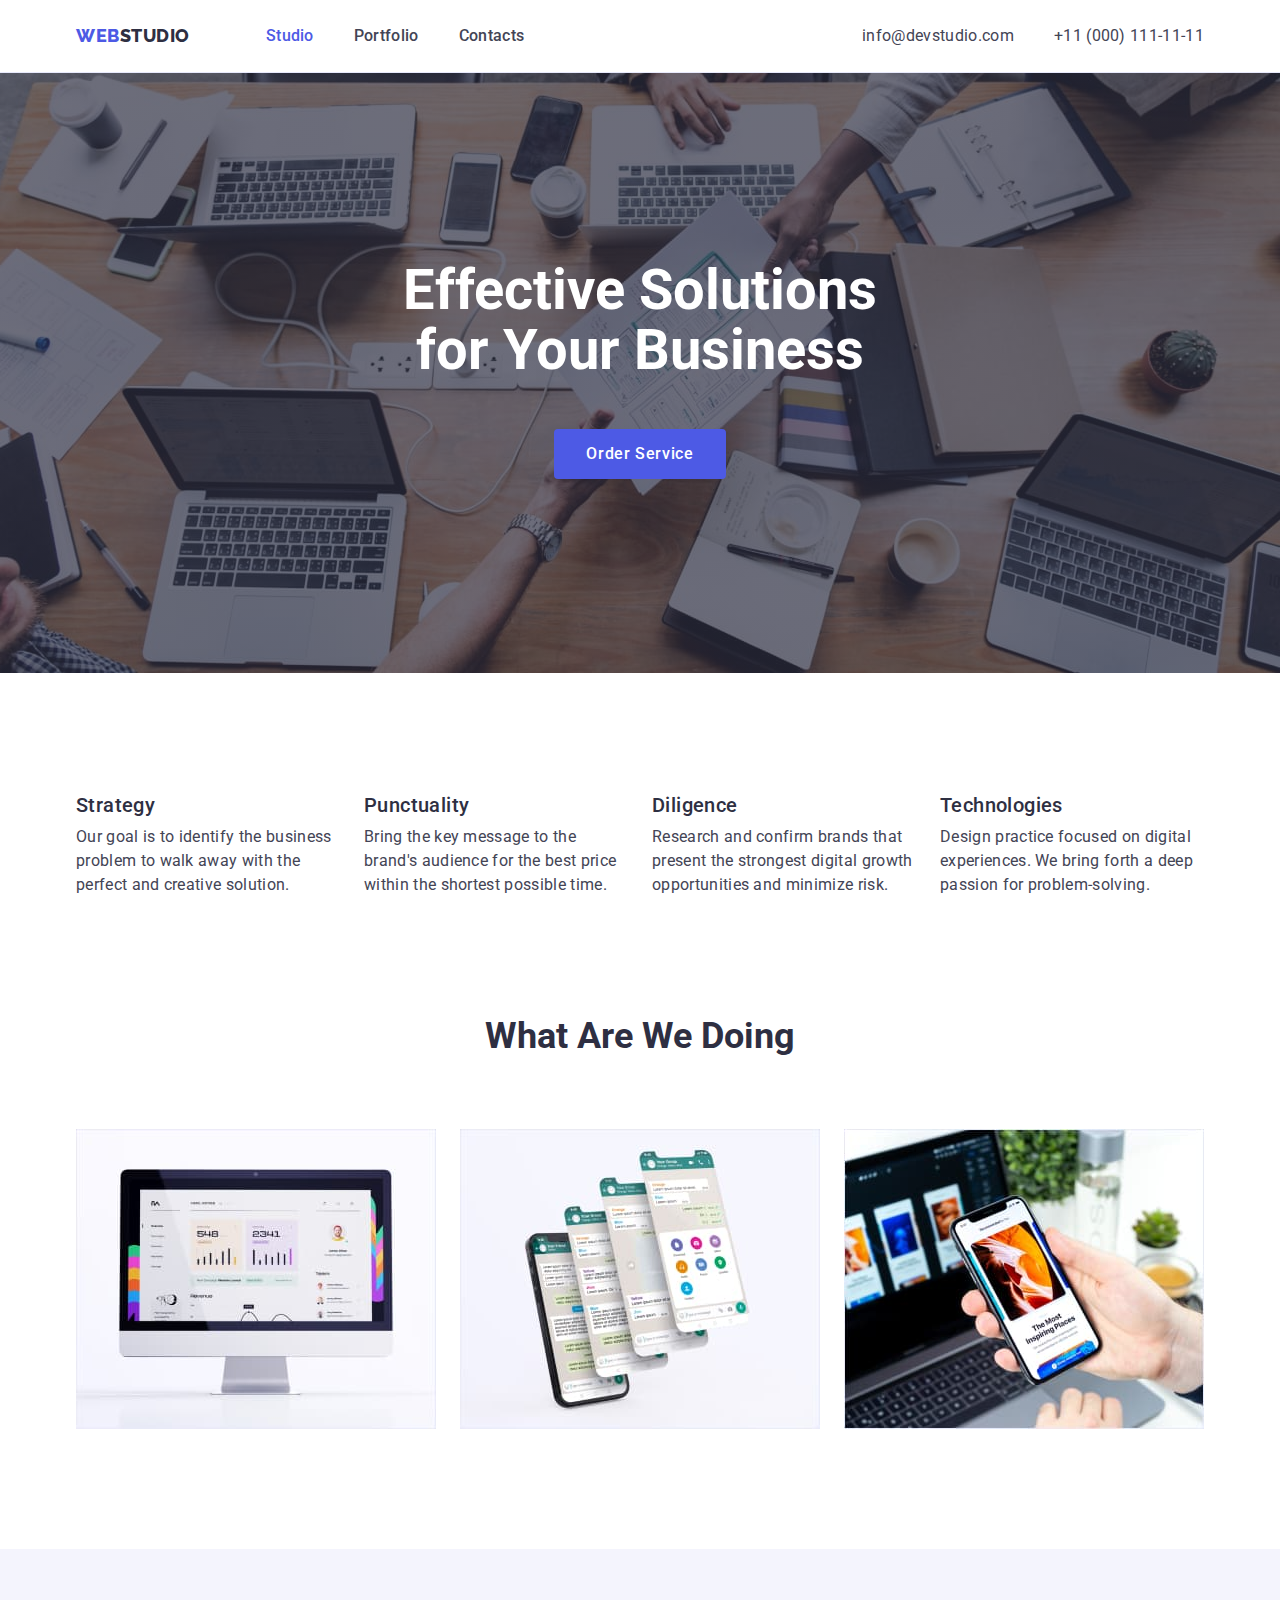
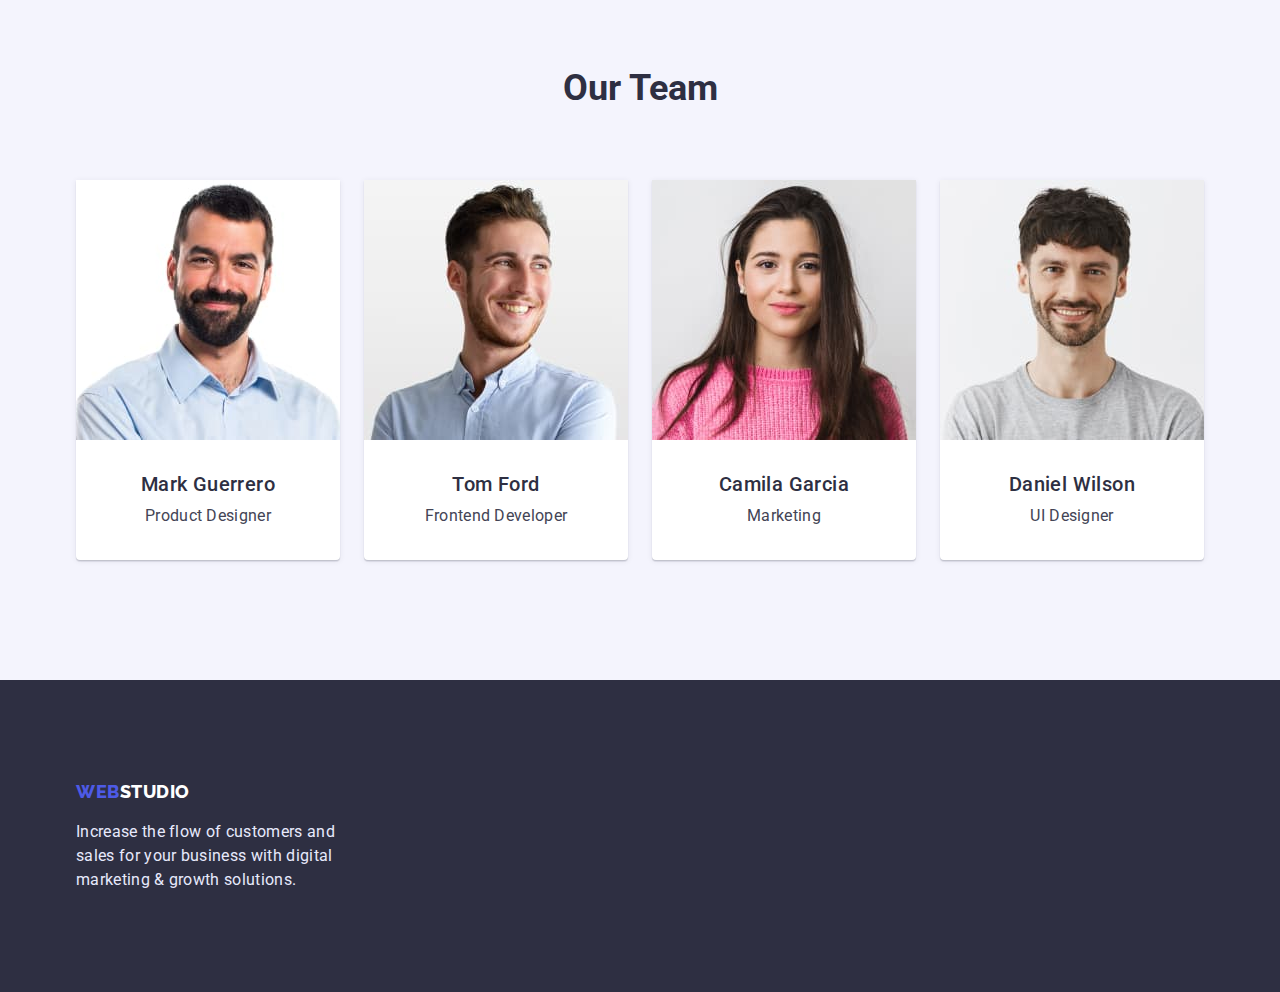
<file: index.html>
<!DOCTYPE html>
<html lang="en">

<head>
  <meta charset="UTF-8" />
  <meta http-equiv="X-UA-Compatible" content="IE=edge" />
  <meta name="viewport" content="width=device-width, initial-scale=1.0" />
  <title>Web-Studio</title>

  <link href="
  https://cdn.jsdelivr.net/npm/modern-normalize@1.1.0/modern-normalize.min.css
  " rel="stylesheet">

  <link rel="stylesheet" href="./scc/styles.css">


  <!--font-family-->
  <link rel="preconnect" href="https://fonts.googleapis.com">
  <link rel="preconnect" href="https://fonts.gstatic.com" crossorigin>
  <link href="https://fonts.googleapis.com/css2?family=Raleway:wght@800&family=Roboto:wght@400;500;700;900&display=swap"
    rel="stylesheet">
</head>




<body>


  <!--head-->
  <header class="header">

    <div class="container header-container">

      <nav class="container-nav">
        <a href="./index.html" class="logo-second logo"> <span class="logo-fisrt">Web</span>Studio</a>
        <ul class="site-nav">
          <li> <a href="./index.html" class="nav-link current">Studio</a></li>
          <li> <a href="./portfolio.html" class="nav-link">Portfolio</a></li>
          <li> <a href="" class="nav-link">Contacts</a></li>
        </ul>
      </nav>


      <address>

        <ul class="address">
          <li>
            <a class="address-link" href="mailto:info@devstudio.com">info@devstudio.com </a>
          </li>
          <li>
            <a class="address-link" href="tel:+110001111111">+11 (000) 111-11-11</a>

          </li>
        </ul>

      </address>
    </div>
  </header>
  <!--content-->
  <main>
    <section class="hero">
      <div class="container">
        <h1 class="hero-title">Effective Solutions for Your Business</h1>
        <button type="button" class="button-hero">Order Service</button>
      </div>

    </section>
    <section class="features">
      <div class="container">
        <h2 class="visually-hidden">features</h2>
        <ul class="features-list">
          <li>
            <h3 class="section-subtile">Strategy</h3>
            <p class="section-paragraph">Our goal is to identify the business
              problem to walk away with the perfect and creative solution.</p>
          </li>
          <li>
            <h3 class="section-subtile">Punctuality</h3>
            <p class="section-paragraph">Bring the key message to the brand's audience for the best price within the
              shortest possible
              time.</p>
          </li>
          <li>
            <h3 class="section-subtile">Diligence</h3>
            <p class="section-paragraph">Research and confirm brands that present the strongest digital growth
              opportunities and minimize
              risk.</p>
          </li>
          <li>
            <h3 class="section-subtile">Technologies</h3>
            <p class="section-paragraph">Design practice focused on digital experiences. We bring forth a deep passion
              for
              problem-solving.</p>
          </li>
        </ul>
      </div>
    </section>
    <section class="about">
      <div class="container">
        <h2 class="section-title">What are we doing</h2>
        <ul class="section-img">
          <li><img src="./images/computer-screen.jpg" alt="computer-screen" width="360" height="300">
          </li>
          <li><img src="./images/telephones.jpg" alt="telephones" width="360" height="300"></li>
          <li><img src="./images/laptop-and-phone.jpg" alt="laptop-and-phone" width="360" height="300"></li>
        </ul>
      </div>
    </section>
    <section class="team">
      <div class="container">
        <h2 class="section-title">Our Team</h2>
        <ul class="team-list">
          <li class="team-item"><img src="./images/Mark-Guerrero.jpg" alt=" Mark-Guerrero-Product-Designer" width="264"
              height="260">
            <h3 class="section-subtile">Mark Guerrero</h3>
            <p class="section-paragraph">Product Designer</p>
          </li>
          <li class="team-item"><img src="./images/Tom-Ford.jpg" alt=" Tom Ford Frontend Developer" width="264"
              height="260">
            <h3 class="section-subtile">Tom Ford</h3>
            <p class="section-paragraph">Frontend Developer</p>
          </li>
          <li class="team-item"><img src="./images/Camila-Garcia.jpg" alt="Camila Garcia Marketing" width="264"
              height="260">
            <h3 class="section-subtile">Camila Garcia</h3>
            <p class="section-paragraph">Marketing</p>
          </li>
          <li class="team-item"><img src="./images/Daniel-Wilson.jpg" alt="UI Designer" width="264" height="260">
            <h3 class="section-subtile">Daniel Wilson</h3>
            <p class="section-paragraph">UI Designer</p>
          </li>
        </ul>
      </div>
    </section>



  </main>
  <!--footer-->
  <footer class="section-footer">
    <div class="container container-footer">
      <a href="./index.html" class="logo-second"> <span class="logo-fisrt">Web</span>Studio</a>

      <p class="footer-text">Increase the flow of customers and sales for your business with digital marketing & growth
        solutions.</p>
    </div>


  </footer>

</body>

</html>
</file>
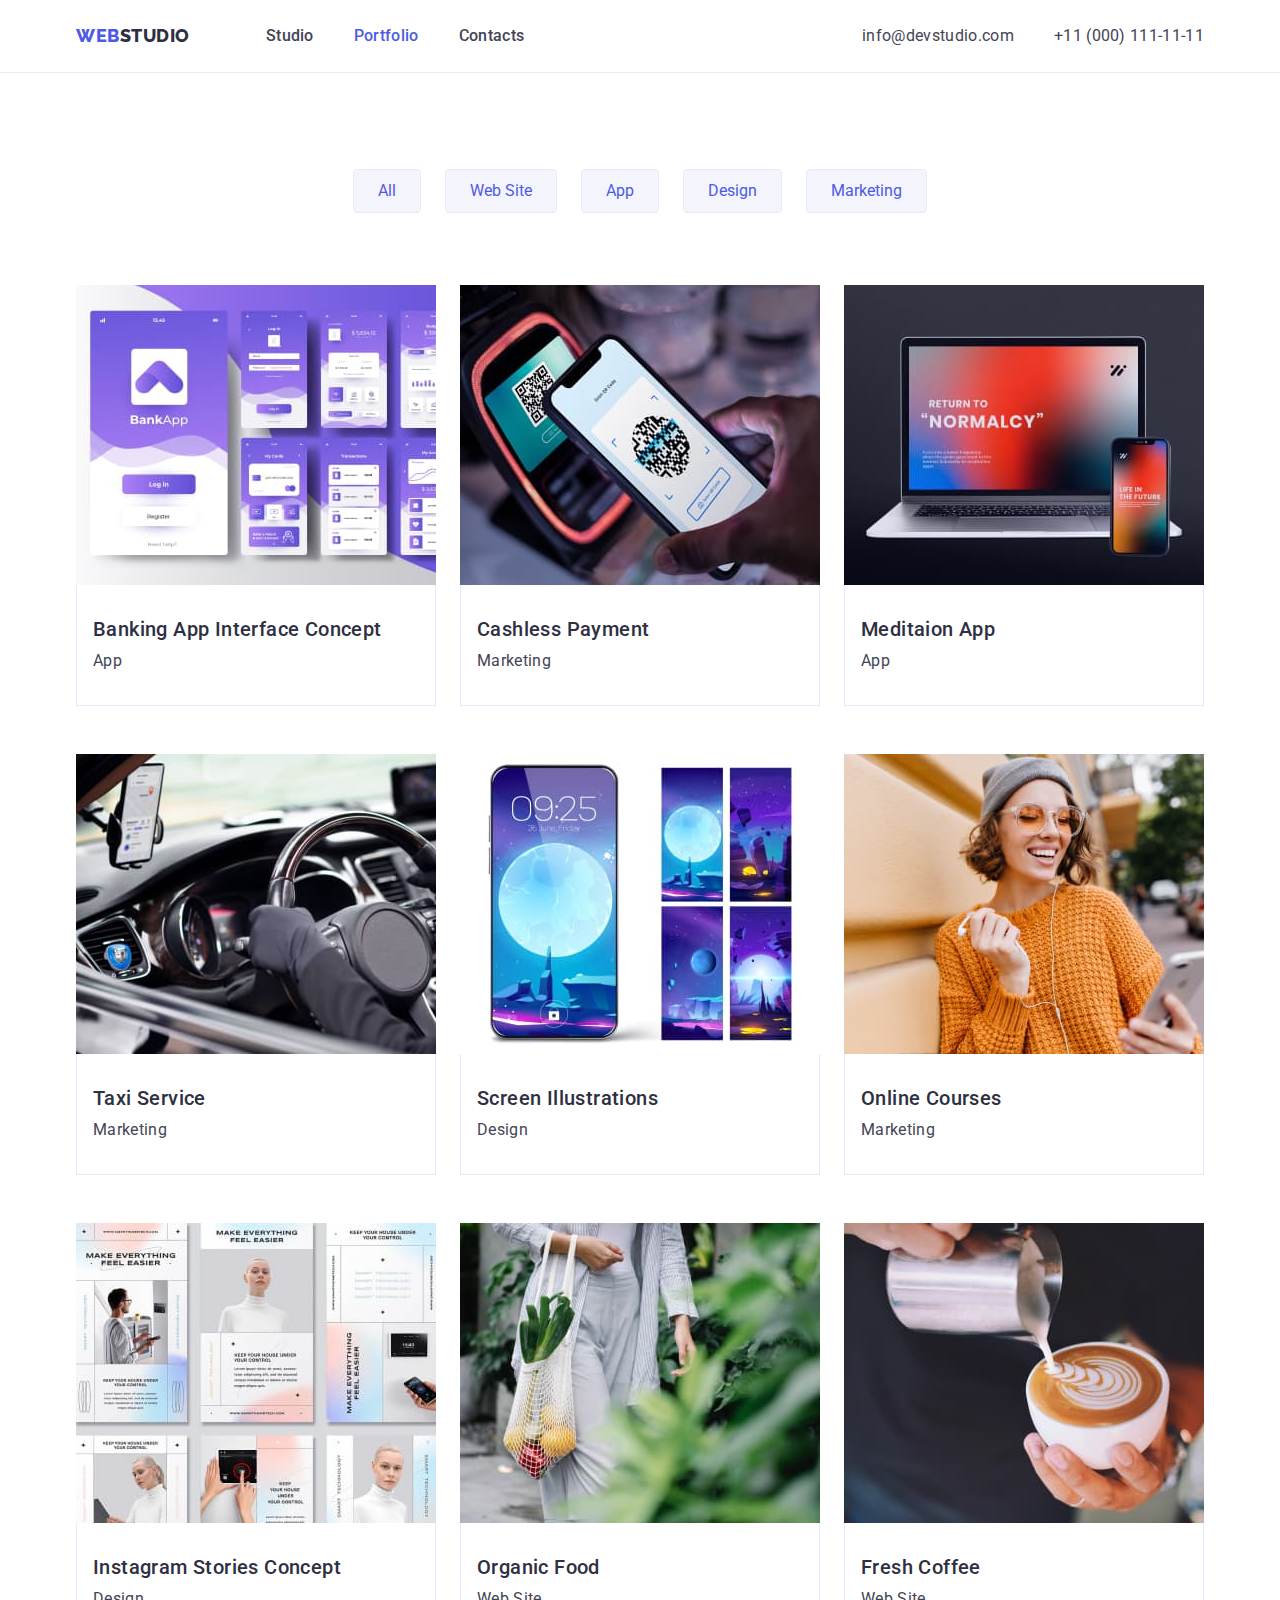
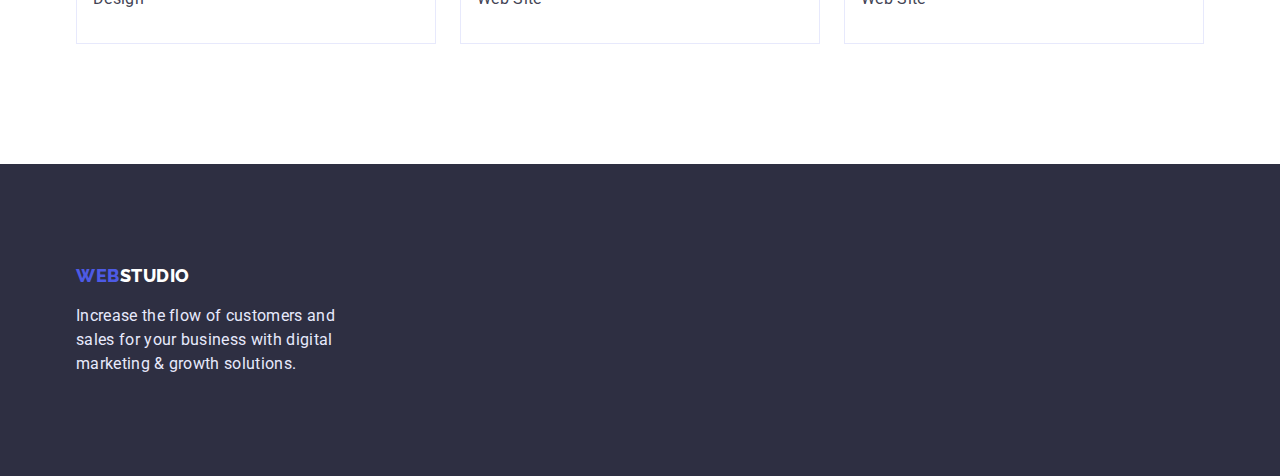
<file: portfolio.html>
<!DOCTYPE html>
<html lang="en">

<head>
    <meta charset="UTF-8">
    <meta http-equiv="X-UA-Compatible" content="IE=edge">
    <meta name="viewport" content="width=device-width, initial-scale=1.0">
    <title>Portfolio</title>

    <link href="
    https://cdn.jsdelivr.net/npm/modern-normalize@1.1.0/modern-normalize.min.css
    " rel="stylesheet">

    <link rel="stylesheet" href="./scc/styles.css">

    <!--font-family-->
    <link rel="preconnect" href="https://fonts.googleapis.com">
    <link rel="preconnect" href="https://fonts.gstatic.com" crossorigin>
    <link
        href="https://fonts.googleapis.com/css2?family=Raleway:wght@800&family=Roboto:wght@400;500;700;900&display=swap"
        rel="stylesheet">
</head>



<body>

    <!--head-->
    <header class="header">

        <div class="container header-container">

            <nav class="container-nav">
                <a href="./index.html" class="logo-second logo"> <span class="logo-fisrt">Web</span>Studio</a>
                <ul class="site-nav">
                    <li> <a href="./index.html" class="nav-link">Studio</a></li>
                    <li> <a href="./portfolio.html" class="nav-link current">Portfolio</a></li>
                    <li> <a href="" class="nav-link">Contacts</a></li>
                </ul>
            </nav>


            <address>

                <ul class="address">
                    <li>
                        <a class="address-link" href="mailto:info@devstudio.com">info@devstudio.com </a>
                    </li>
                    <li>
                        <a class="address-link" href="tel:+110001111111">+11 (000) 111-11-11</a>

                    </li>
                </ul>

            </address>
        </div>
    </header>

    <main>


        <section class="portfolio">
            <div class="container">
                <h1 hidden>Job filter</h1>
                <ul class="list-filter">
                    <li><button type="button" class="button-filter">All</button>
                    </li>
                    <li><button type="button" class="button-filter">Web Site</button>
                    </li>
                    <li><button type="button" class="button-filter">App</button>
                    </li>
                    <li><button type="button" class="button-filter">Design</button>
                    </li>
                    <li><button type="button" class="button-filter">Marketing</button>
                    </li>
                </ul>


                <ul class="list-element-filter">
                    <li class="filter-item">
                        <a href=""><img src="./images/banking-app.jpg" alt="Banking App Interface Concept" width="360"
                                height="300">
                            <div class="project-container">
                                <h2 class="section-subtile">Banking App Interface Concept</h2>
                                <p class="section-paragraph">App</p>
                            </div>
                        </a>



                    </li>
                    <li class="filter-item">
                        <a href=""> <img src="./images/cashless-payment.jpg" alt=" qr code payment by phone" width="360"
                                height="300">
                            <div class="project-container">
                                <h2 class="section-subtile">Cashless Payment</h2>
                                <p class="section-paragraph">Marketing</p>
                            </div>
                        </a>



                    </li>
                    <li class="filter-item">
                        <a href=""><img src="./images/meditation-app.jpg" alt="medetation app for phone and laptop"
                                width="360" height="300">
                            <div class="project-container">
                                <h2 class="section-subtile">Meditaion App</h2>
                                <p class="section-paragraph"> App</p>
                            </div>
                        </a>



                    </li>
                    <li class="filter-item">
                        <a href=""><img src="./images/taxi-service.jpg" alt="app for taxi in the car" width="360"
                                height="300">
                            <div class="project-container">
                                <h2 class="section-subtile">Taxi Service</h2>
                                <p class="section-paragraph"> Marketing</p>
                            </div>
                        </a>



                    </li>
                    <li class="filter-item">
                        <a href=""><img src="./images/screen-illustrations.jpg" alt="screen illustrations on the phone"
                                width="360" height="300">
                            <div class="project-container">
                                <h2 class="section-subtile">Screen Illustrations</h2>
                                <p class="section-paragraph">Design</p>
                            </div>
                        </a>




                    </li>
                    <li class="filter-item">
                        <a href=""><img src="./images/online-courses.jpg" alt="the girl conducts an online course"
                                width="360" height="300">
                            <div class="project-container">
                                <h2 class="section-subtile">Online Courses</h2>
                                <p class="section-paragraph"> Marketing</p>
                            </div>
                        </a>



                    </li>
                    <li class="filter-item">
                        <a href=""><img src="./images/inst-stories.jpg" alt="Instagram Stories Concept" width="360"
                                height="300">
                            <div class="project-container">
                                <h2 class="section-subtile">Instagram Stories Concept</h2>
                                <p class="section-paragraph">Design</p>
                            </div>
                        </a>



                    </li>
                    <li class="filter-item">
                        <a href=""> <img src="./images/organic-food.jpg" alt="Organic Food" width="360" height="300">
                            <div class="project-container">
                                <h2 class="section-subtile">Organic Food</h2>
                                <p class="section-paragraph">Web Site</p>
                            </div>
                        </a>



                    </li>
                    <li class="filter-item">
                        <a href=""><img src="./images/fresh-coffe.jpg" alt="making coffe" width="360" height="300">
                            <div class="project-container">
                                <h2 class="section-subtile">Fresh Coffee</h2>
                                <p class="section-paragraph">Web Site</p>
                            </div>
                        </a>



                    </li>
                </ul>


            </div>

        </section>

    </main>



    <!--footer-->
    <footer class="section-footer">
        <div class="container container-footer">
            <a href="./index.html" class="logo-second"> <span class="logo-fisrt">Web</span>Studio</a>

            <p class="footer-text">Increase the flow of customers and sales for your business with digital marketing &
                growth
                solutions.</p>
        </div>


    </footer>



</body>

</html>
</file>
<file: scc/styles.css>
html {
  box-sizing: border-box;
}

*,
*::before,
*::after {
  box-sizing: inherit;
}

:root {
  --white-color: #ffffff;
  --border-filter-color: #e7e9fc;
  --main-color: #434455;
  --background-color: #e5e5e5;
  --brend-color: #4d5ae5;
  --title-color: #2e2f42;
  --active-color: #404bbf;
  --background-color-team: #f4f4fd;
}

body {
  font-family: 'Roboto', sans-serif;
  background-color: var(--white-color);
  font-size: 16px;
}

h1,
h2,
h3,
h4,
h5,
h6,
p,
ul {
  padding: 0;
  margin: 0;
}

ul {
  list-style: none;
}

img {
  display: block;
  max-width: 100%;
  height: auto;
}

.container {
  max-width: 1158px;
  padding: 0 15px;
  margin: 0 auto;
}

.visually-hidden {
  position: absolute;
  width: 1px;
  height: 1px;
  margin: -1px;
  border: 0;
  padding: 0;
  white-space: nowrap;
  clip-path: inset(100%);
  clip: rect(0 0 0 0);
  overflow: hidden;
}
/*header*/
.header {
  /* outline: 2px solid red; */
  border-bottom: 1px solid var(--border-filter-color);
}

.header-container {
  justify-content: space-between;

  display: flex;
  align-items: center;
}
.container-nav {
  align-items: center;
  display: flex;
}

.logo {
  margin-right: 76px;
}
.logo-fisrt {
  color: var(--brend-color);
}
.logo-second {
  gap: 76px;

  color: var(--title-color);
  font-family: 'Raleway';
  font-style: normal;
  font-weight: 800;
  font-size: 18px;
  line-height: 1.3;
  letter-spacing: 0.03em;
  text-transform: uppercase;
  text-decoration: none;
}

.site-nav {
  gap: 40px;
  display: flex;
}

.nav-link {
  padding-top: 24px;
  padding-bottom: 24px;
  display: block;
  color: var(--main-color);
  text-decoration: none;
  font-weight: 500;
  line-height: 1.5;
  letter-spacing: 0.02em;
}
.nav-link:hover,
.nav-link:focus {
  color: var(--active-color);
}

.site-nav .current {
  color: var(--brend-color);
}
.site-nav.nav-link .carrent:active {
  color: var(--active-color);
}

.address {
  gap: 40px;
  display: flex;
  color: var(--main-color);
}
.address-link {
  color: var(--main-color);
  line-height: 1.5;
  letter-spacing: 0.02em;
  font-style: normal;
  text-decoration: none;
}

/*hero*/
.hero {
  padding: 188px 0px;
  height: 600px;
  max-width: 1440px;
  margin-left: auto;
  margin-right: auto;
  background-image: linear-gradient(
      rgba(46, 47, 66, 0.7),
      rgba(46, 47, 66, 0.7)
    ),
    url(../images/people-office.jpg);
  background-color: var(--title-color);

  text-align: center;
  background-repeat: no-repeat;
  background-position: center;
  background-size: cover;
}
.hero-title {
  width: 494px;
  margin-bottom: 48px;
  display: inline-block;

  color: var(--white-color);
  font-size: 56px;
  line-height: 1.07;
}
.button-hero {
  padding: 16px 32px;
  display: flex;
  margin-left: auto;
  margin-right: auto;
  background: var(--brend-color);
  color: var(--white-color);
  border: 1px;
  border-radius: 4px;
  font-weight: 500;

  letter-spacing: 0.04em;
}

/*section-features */
.features {
  padding-top: 120px;
}

.features-list > li {
  width: calc((100% - 72px) / 4);
}

.features-list {
  gap: 24px;
  display: flex;

  /* outline: 2px solid red; */
}

.section-subtile {
  margin-bottom: 8px;

  color: var(--title-color);
  font-weight: 500;
  font-size: 20px;
  line-height: 1.2;
  letter-spacing: 0.02em;
}
.section-paragraph {
  color: var(--main-color);

  line-height: 1.5;
  letter-spacing: 0.02em;
}

/*section-What are we doing*/
.about {
  padding-top: 120px;
  padding-bottom: 120px;
}

.team {
  padding: 120px 0px;
  background: var(--background-color-team);
  /* outline: 2px solid red; */
}
.section-title {
  text-align: center;
  margin-bottom: 72px;

  color: var(--title-color);
  font-size: 36px;
  line-height: 1.1;

  text-transform: capitalize;
}

.section-img {
  display: flex;
  gap: 24px;

  /* outline: 2px solid red; */
}

.team-item {
  padding-bottom: 32px;
  background-color: var(--white-color);
  box-shadow: 0px 1px 6px rgba(46, 47, 66, 0.08),
    0px 1px 1px rgba(46, 47, 66, 0.16), 0px 2px 1px rgba(46, 47, 66, 0.08);
  border-radius: 0px 0px 4px 4px;
}

.team-item > img {
  margin-bottom: 32px;
}
.team-list {
  gap: 24px;
  display: flex;

  /* flex-basis: calc((100%-72px) / 4); */
}

.team-list {
  text-align: center;
  /* outline: 2px solid red; */
}

/*portfolio*/

.portfolio {
  padding-top: 96px;
  padding-bottom: 120px;
}

.list-filter {
  gap: 24px;
  justify-content: center;
  display: flex;

  margin-bottom: 72px;
}
.button-filter {
  padding: 12px 24px 12px 24px;
  background: #f4f4fd;
  cursor: pointer;
  border: 1px solid #e7e9fc;
  border-radius: 4px;
  color: var(--brend-color);
}
.button-filter:hover {
  background-color: var(--active-color);
  color: var(--white-color);
}

.button-filter-text:hover {
  color: var(--white-color);
}

.list-element-filter {
  gap: 48px 24px;

  display: flex;
  flex-wrap: wrap;
}

.filter-item {
  width: 360px;
}

.filter-item > a {
  text-decoration: none;
}

/* .filter-item:nth-child(3n) {
  margin-right: 0px;
} */

.project-container {
  padding-top: 32px;
  padding-bottom: 32px;
  padding-left: 16px;

  border-left: 1px solid var(--border-filter-color);
  border-right: 1px solid var(--border-filter-color);
  border-bottom: 1px solid var(--border-filter-color);
}

/*footer-text*/
.section-footer {
  padding-top: 100px;
  padding-bottom: 100px;
  background-color: var(--title-color);
}

.container-footer {
  background-color: var(--title-color);
}
.footer-text {
  max-width: 264px;
  color: #e7e9fc;
  line-height: 1.5;
  letter-spacing: 0.02em;
}
.section-footer .logo-second {
  margin-bottom: 16px;
  display: block;
  color: var(--white-color);
}

.block-footer > a {
  padding-bottom: 16px;
}
</file>
